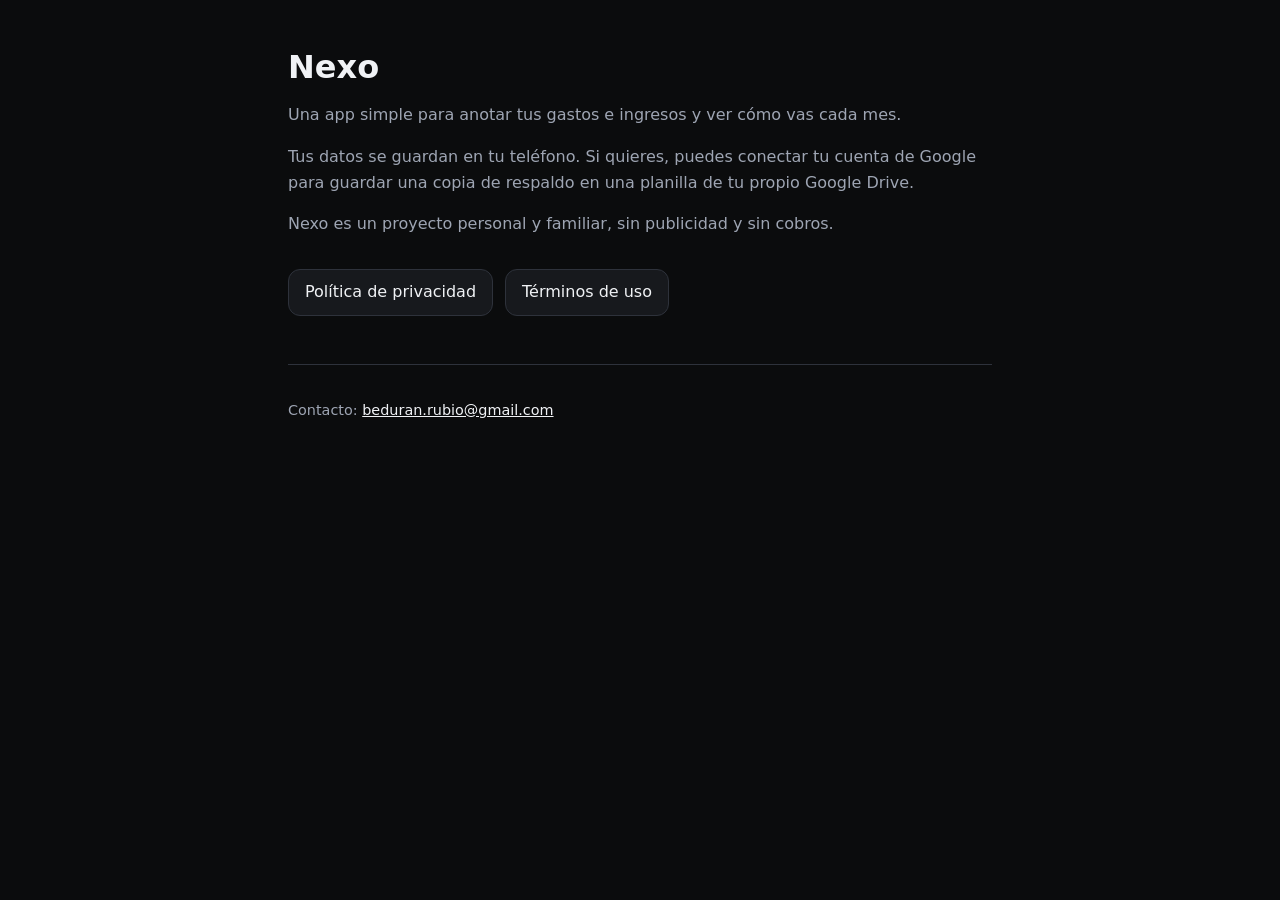
<file: pagina/index.html>
<!doctype html>
<html lang="es">
<head>
  <meta charset="utf-8">
  <meta name="viewport" content="width=device-width, initial-scale=1">
  <title>Nexo</title>
  <link rel="stylesheet" href="estilos.css">
</head>
<body>
  <main>
    <h1>Nexo</h1>
    <p>Una app simple para anotar tus gastos e ingresos y ver cómo vas cada mes.</p>
    <p>Tus datos se guardan en tu teléfono. Si quieres, puedes conectar tu cuenta de Google para guardar una copia de respaldo en una planilla de tu propio Google Drive.</p>
    <p>Nexo es un proyecto personal y familiar, sin publicidad y sin cobros.</p>

    <nav>
      <a href="privacidad.html">Política de privacidad</a>
      <a href="terminos.html">Términos de uso</a>
    </nav>

    <footer>
      <p>Contacto: <a href="mailto:beduran.rubio@gmail.com">beduran.rubio@gmail.com</a></p>
    </footer>
  </main>
</body>
</html>
</file>
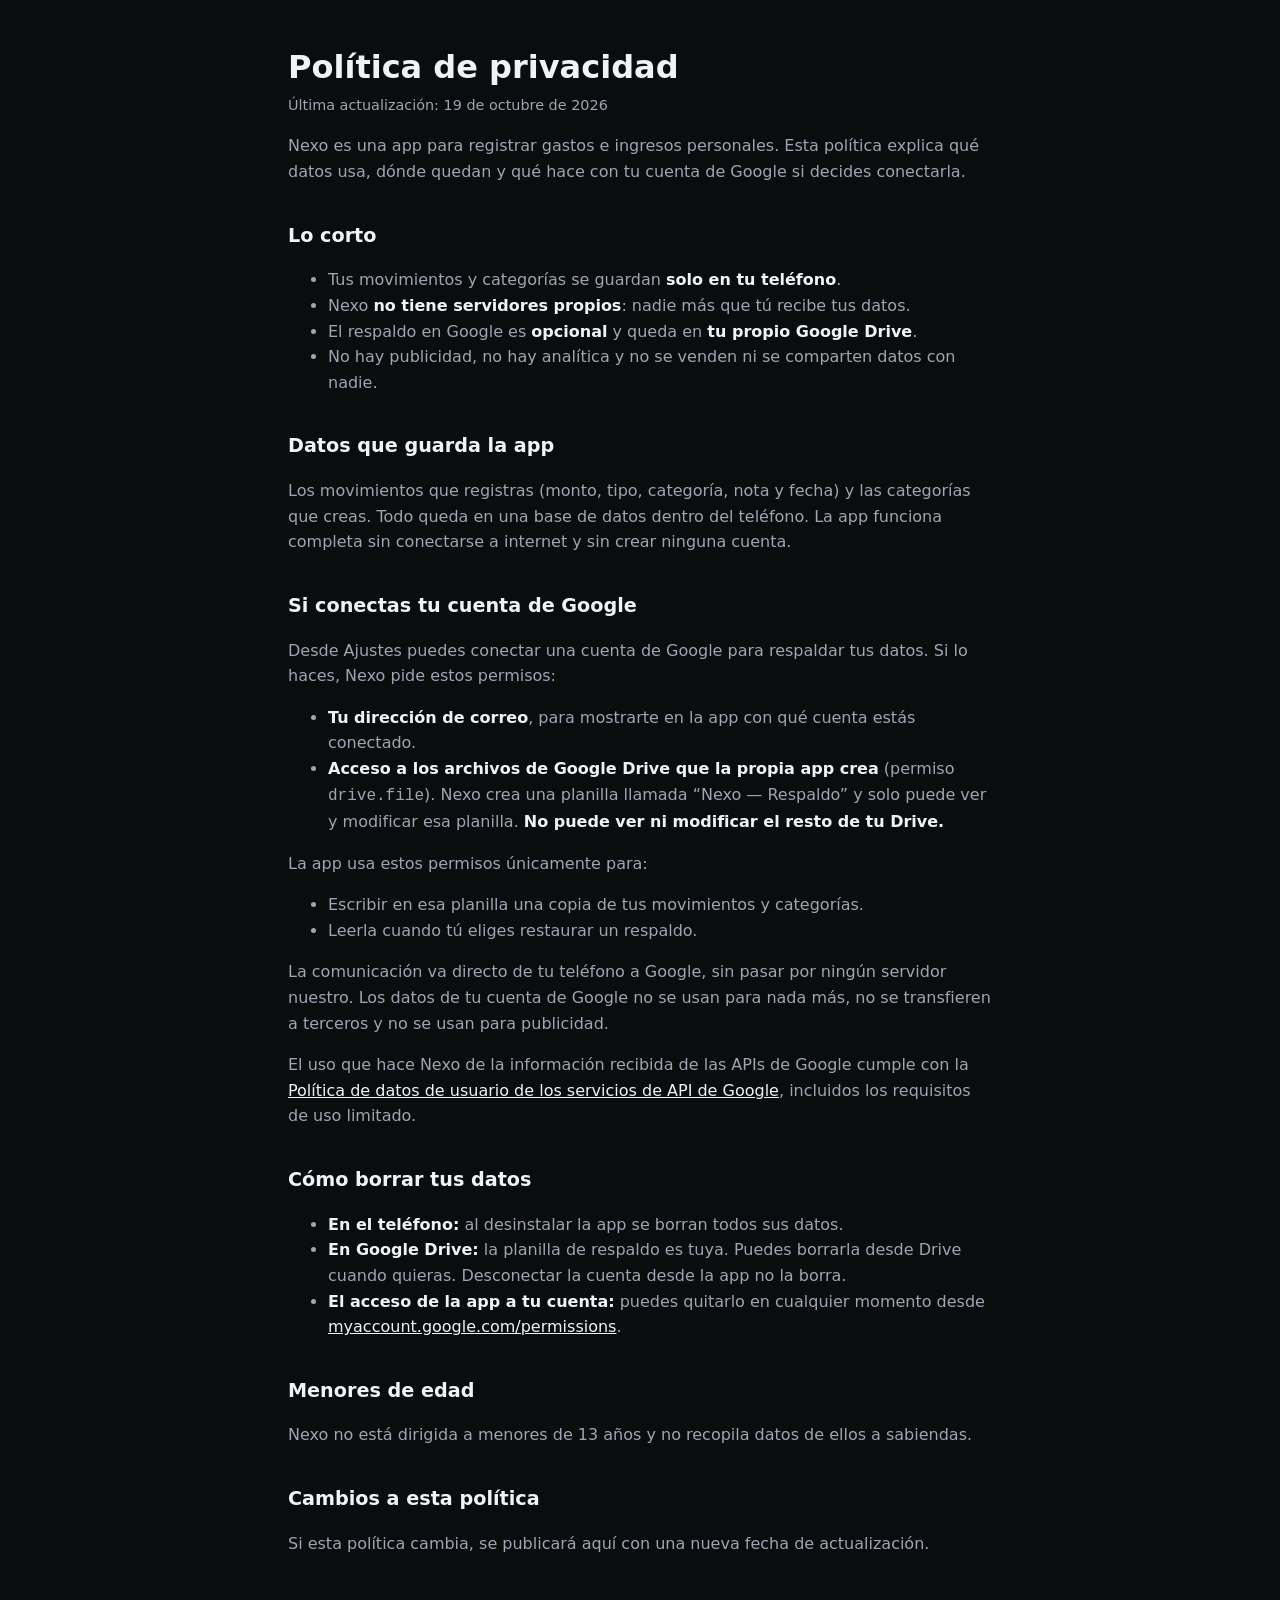
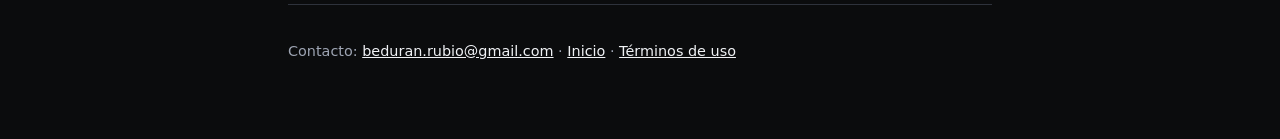
<file: pagina/privacidad.html>
<!doctype html>
<html lang="es">
<head>
  <meta charset="utf-8">
  <meta name="viewport" content="width=device-width, initial-scale=1">
  <title>Política de privacidad — Nexo</title>
  <link rel="stylesheet" href="estilos.css">
</head>
<body>
  <main>
    <h1>Política de privacidad</h1>
    <p class="fecha">Última actualización: 19 de octubre de 2026</p>

    <p>Nexo es una app para registrar gastos e ingresos personales. Esta política explica qué datos usa, dónde quedan y qué hace con tu cuenta de Google si decides conectarla.</p>

    <h2>Lo corto</h2>
    <ul>
      <li>Tus movimientos y categorías se guardan <strong>solo en tu teléfono</strong>.</li>
      <li>Nexo <strong>no tiene servidores propios</strong>: nadie más que tú recibe tus datos.</li>
      <li>El respaldo en Google es <strong>opcional</strong> y queda en <strong>tu propio Google Drive</strong>.</li>
      <li>No hay publicidad, no hay analítica y no se venden ni se comparten datos con nadie.</li>
    </ul>

    <h2>Datos que guarda la app</h2>
    <p>Los movimientos que registras (monto, tipo, categoría, nota y fecha) y las categorías que creas. Todo queda en una base de datos dentro del teléfono. La app funciona completa sin conectarse a internet y sin crear ninguna cuenta.</p>

    <h2>Si conectas tu cuenta de Google</h2>
    <p>Desde Ajustes puedes conectar una cuenta de Google para respaldar tus datos. Si lo haces, Nexo pide estos permisos:</p>
    <ul>
      <li><strong>Tu dirección de correo</strong>, para mostrarte en la app con qué cuenta estás conectado.</li>
      <li><strong>Acceso a los archivos de Google Drive que la propia app crea</strong> (permiso <code>drive.file</code>). Nexo crea una planilla llamada “Nexo — Respaldo” y solo puede ver y modificar esa planilla. <strong>No puede ver ni modificar el resto de tu Drive.</strong></li>
    </ul>
    <p>La app usa estos permisos únicamente para:</p>
    <ul>
      <li>Escribir en esa planilla una copia de tus movimientos y categorías.</li>
      <li>Leerla cuando tú eliges restaurar un respaldo.</li>
    </ul>
    <p>La comunicación va directo de tu teléfono a Google, sin pasar por ningún servidor nuestro. Los datos de tu cuenta de Google no se usan para nada más, no se transfieren a terceros y no se usan para publicidad.</p>
    <p>El uso que hace Nexo de la información recibida de las APIs de Google cumple con la <a href="https://developers.google.com/terms/api-services-user-data-policy">Política de datos de usuario de los servicios de API de Google</a>, incluidos los requisitos de uso limitado.</p>

    <h2>Cómo borrar tus datos</h2>
    <ul>
      <li><strong>En el teléfono:</strong> al desinstalar la app se borran todos sus datos.</li>
      <li><strong>En Google Drive:</strong> la planilla de respaldo es tuya. Puedes borrarla desde Drive cuando quieras. Desconectar la cuenta desde la app no la borra.</li>
      <li><strong>El acceso de la app a tu cuenta:</strong> puedes quitarlo en cualquier momento desde <a href="https://myaccount.google.com/permissions">myaccount.google.com/permissions</a>.</li>
    </ul>

    <h2>Menores de edad</h2>
    <p>Nexo no está dirigida a menores de 13 años y no recopila datos de ellos a sabiendas.</p>

    <h2>Cambios a esta política</h2>
    <p>Si esta política cambia, se publicará aquí con una nueva fecha de actualización.</p>

    <footer>
      <p>Contacto: <a href="mailto:beduran.rubio@gmail.com">beduran.rubio@gmail.com</a> · <a href="index.html">Inicio</a> · <a href="terminos.html">Términos de uso</a></p>
    </footer>
  </main>
</body>
</html>
</file>
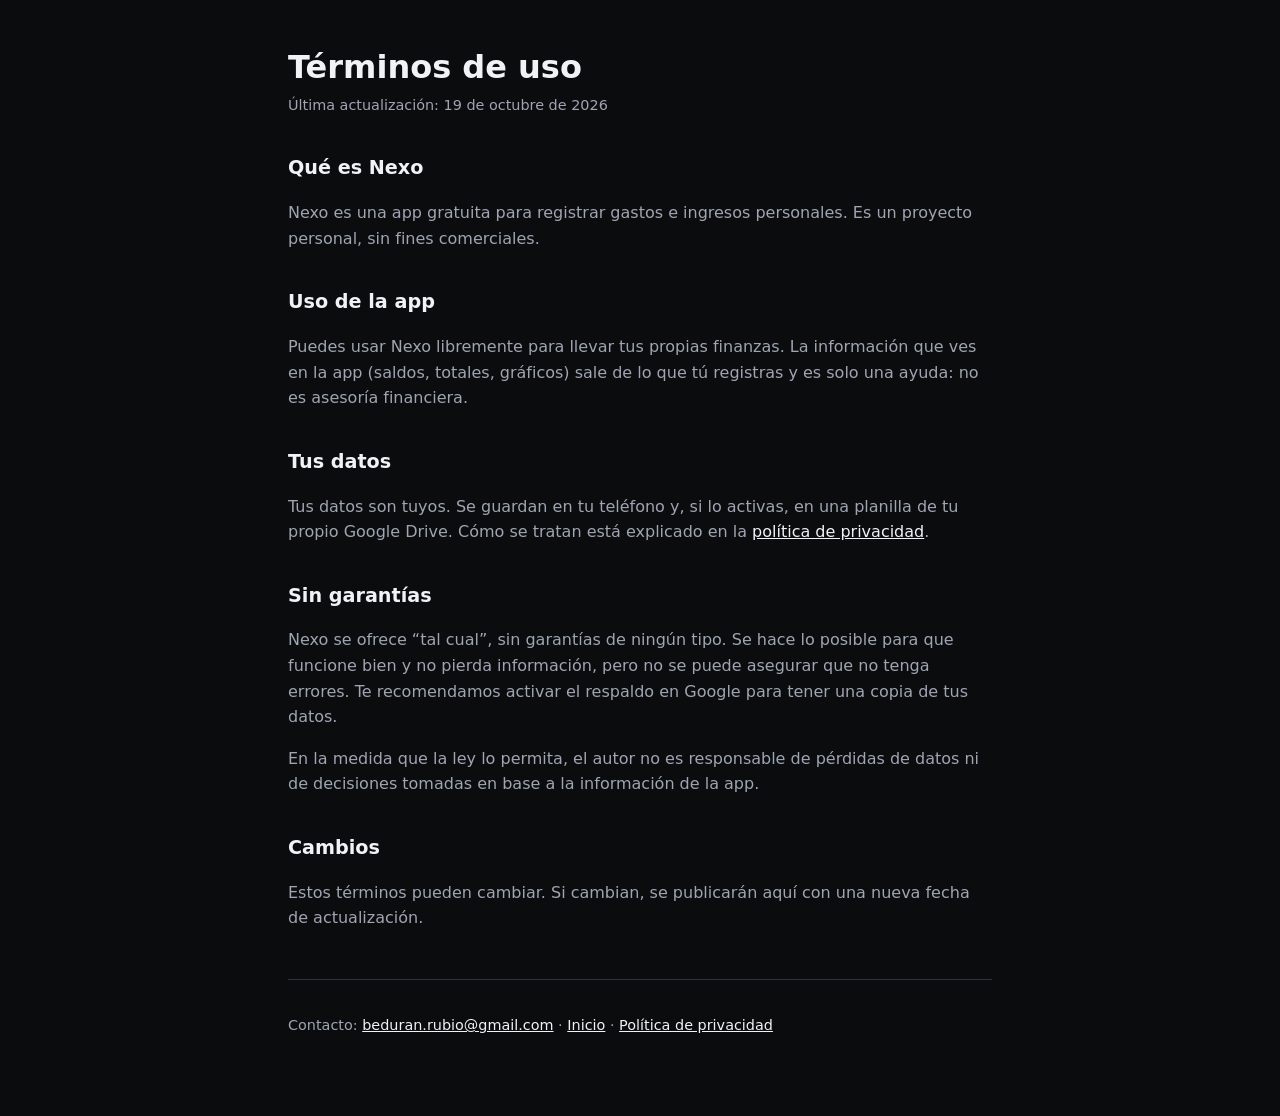
<file: pagina/terminos.html>
<!doctype html>
<html lang="es">
<head>
  <meta charset="utf-8">
  <meta name="viewport" content="width=device-width, initial-scale=1">
  <title>Términos de uso — Nexo</title>
  <link rel="stylesheet" href="estilos.css">
</head>
<body>
  <main>
    <h1>Términos de uso</h1>
    <p class="fecha">Última actualización: 19 de octubre de 2026</p>

    <h2>Qué es Nexo</h2>
    <p>Nexo es una app gratuita para registrar gastos e ingresos personales. Es un proyecto personal, sin fines comerciales.</p>

    <h2>Uso de la app</h2>
    <p>Puedes usar Nexo libremente para llevar tus propias finanzas. La información que ves en la app (saldos, totales, gráficos) sale de lo que tú registras y es solo una ayuda: no es asesoría financiera.</p>

    <h2>Tus datos</h2>
    <p>Tus datos son tuyos. Se guardan en tu teléfono y, si lo activas, en una planilla de tu propio Google Drive. Cómo se tratan está explicado en la <a href="privacidad.html">política de privacidad</a>.</p>

    <h2>Sin garantías</h2>
    <p>Nexo se ofrece “tal cual”, sin garantías de ningún tipo. Se hace lo posible para que funcione bien y no pierda información, pero no se puede asegurar que no tenga errores. Te recomendamos activar el respaldo en Google para tener una copia de tus datos.</p>
    <p>En la medida que la ley lo permita, el autor no es responsable de pérdidas de datos ni de decisiones tomadas en base a la información de la app.</p>

    <h2>Cambios</h2>
    <p>Estos términos pueden cambiar. Si cambian, se publicarán aquí con una nueva fecha de actualización.</p>

    <footer>
      <p>Contacto: <a href="mailto:beduran.rubio@gmail.com">beduran.rubio@gmail.com</a> · <a href="index.html">Inicio</a> · <a href="privacidad.html">Política de privacidad</a></p>
    </footer>
  </main>
</body>
</html>
</file>
<file: pagina/estilos.css>
/* Misma paleta oscura "urban" que la app (lib/theme/app_theme.dart). */
:root {
  --fondo: #0b0c0d;
  --superficie: #17191d;
  --borde: #2e323b;
  --texto: #f0f2f5;
  --texto-suave: #9ea5b3;
  color-scheme: dark;
}

body {
  margin: 0;
  background: var(--fondo);
  color: var(--texto);
  font: 16px/1.6 system-ui, -apple-system, "Segoe UI", Roboto, sans-serif;
}

main {
  max-width: 44rem;
  margin: 0 auto;
  padding: 3rem 1.25rem 4rem;
}

h1 {
  font-size: 2rem;
  line-height: 1.2;
  margin: 0 0 0.5rem;
}

h2 {
  font-size: 1.2rem;
  margin: 2.25rem 0 0.5rem;
}

p,
li {
  color: var(--texto-suave);
}

strong {
  color: var(--texto);
}

a {
  color: var(--texto);
}

.fecha {
  font-size: 0.9rem;
  margin-top: 0;
}

nav {
  display: flex;
  flex-wrap: wrap;
  gap: 0.75rem;
  margin-top: 2rem;
}

nav a {
  padding: 0.6rem 1rem;
  border: 1px solid var(--borde);
  border-radius: 0.75rem;
  background: var(--superficie);
  text-decoration: none;
}

footer {
  margin-top: 3rem;
  padding-top: 1.25rem;
  border-top: 1px solid var(--borde);
  font-size: 0.9rem;
}
</file>
